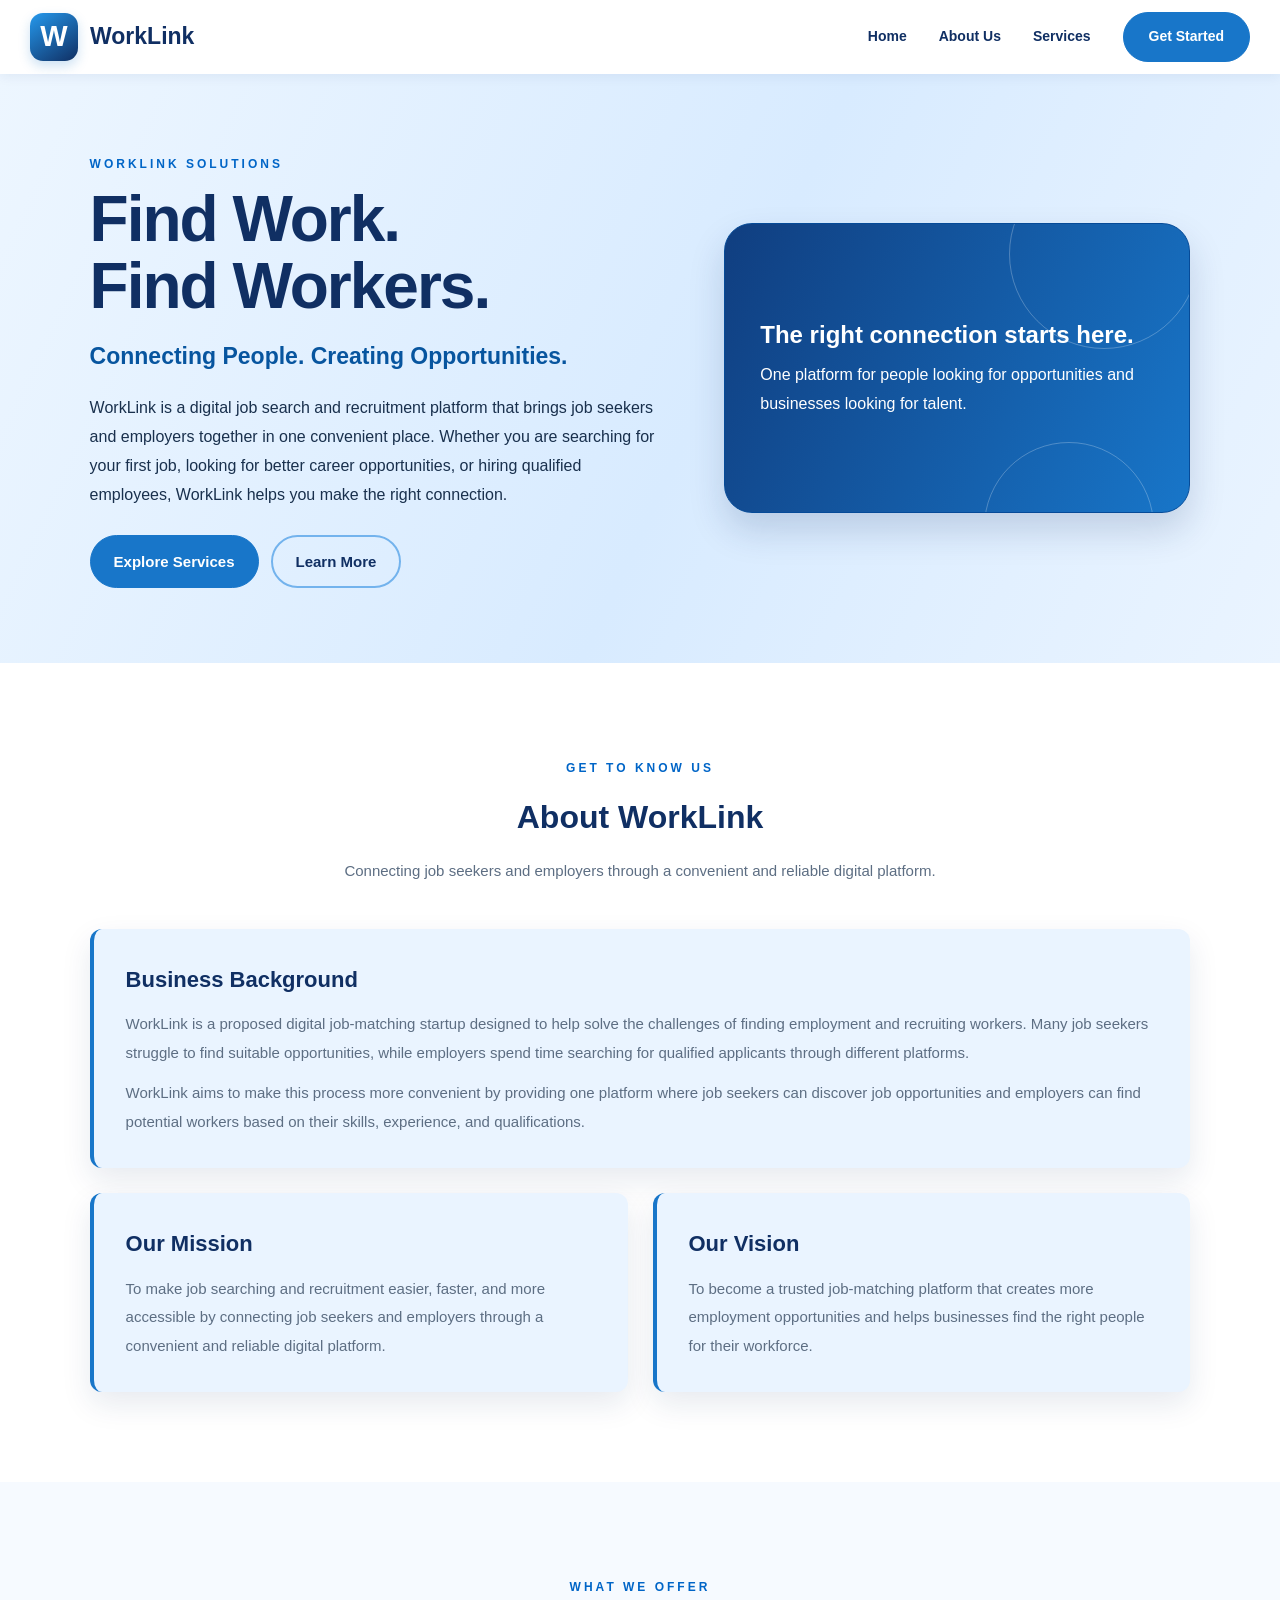
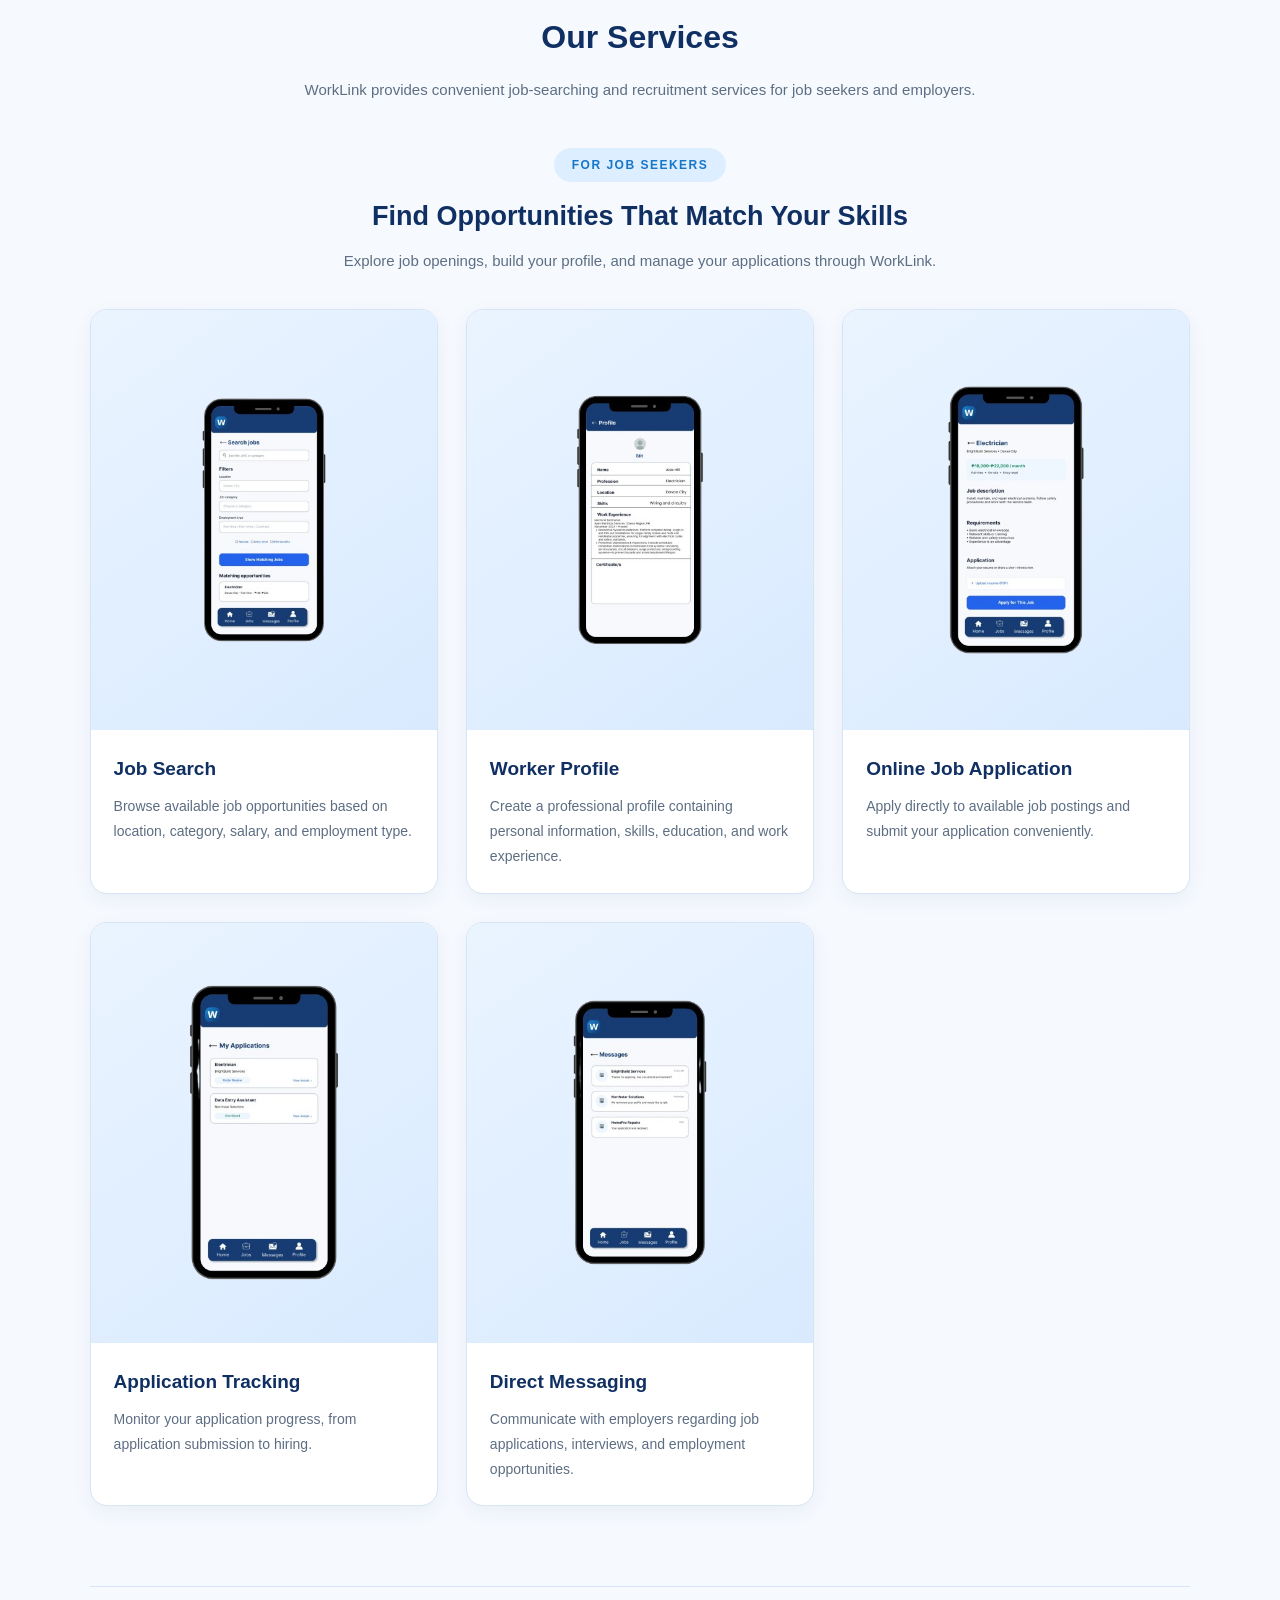
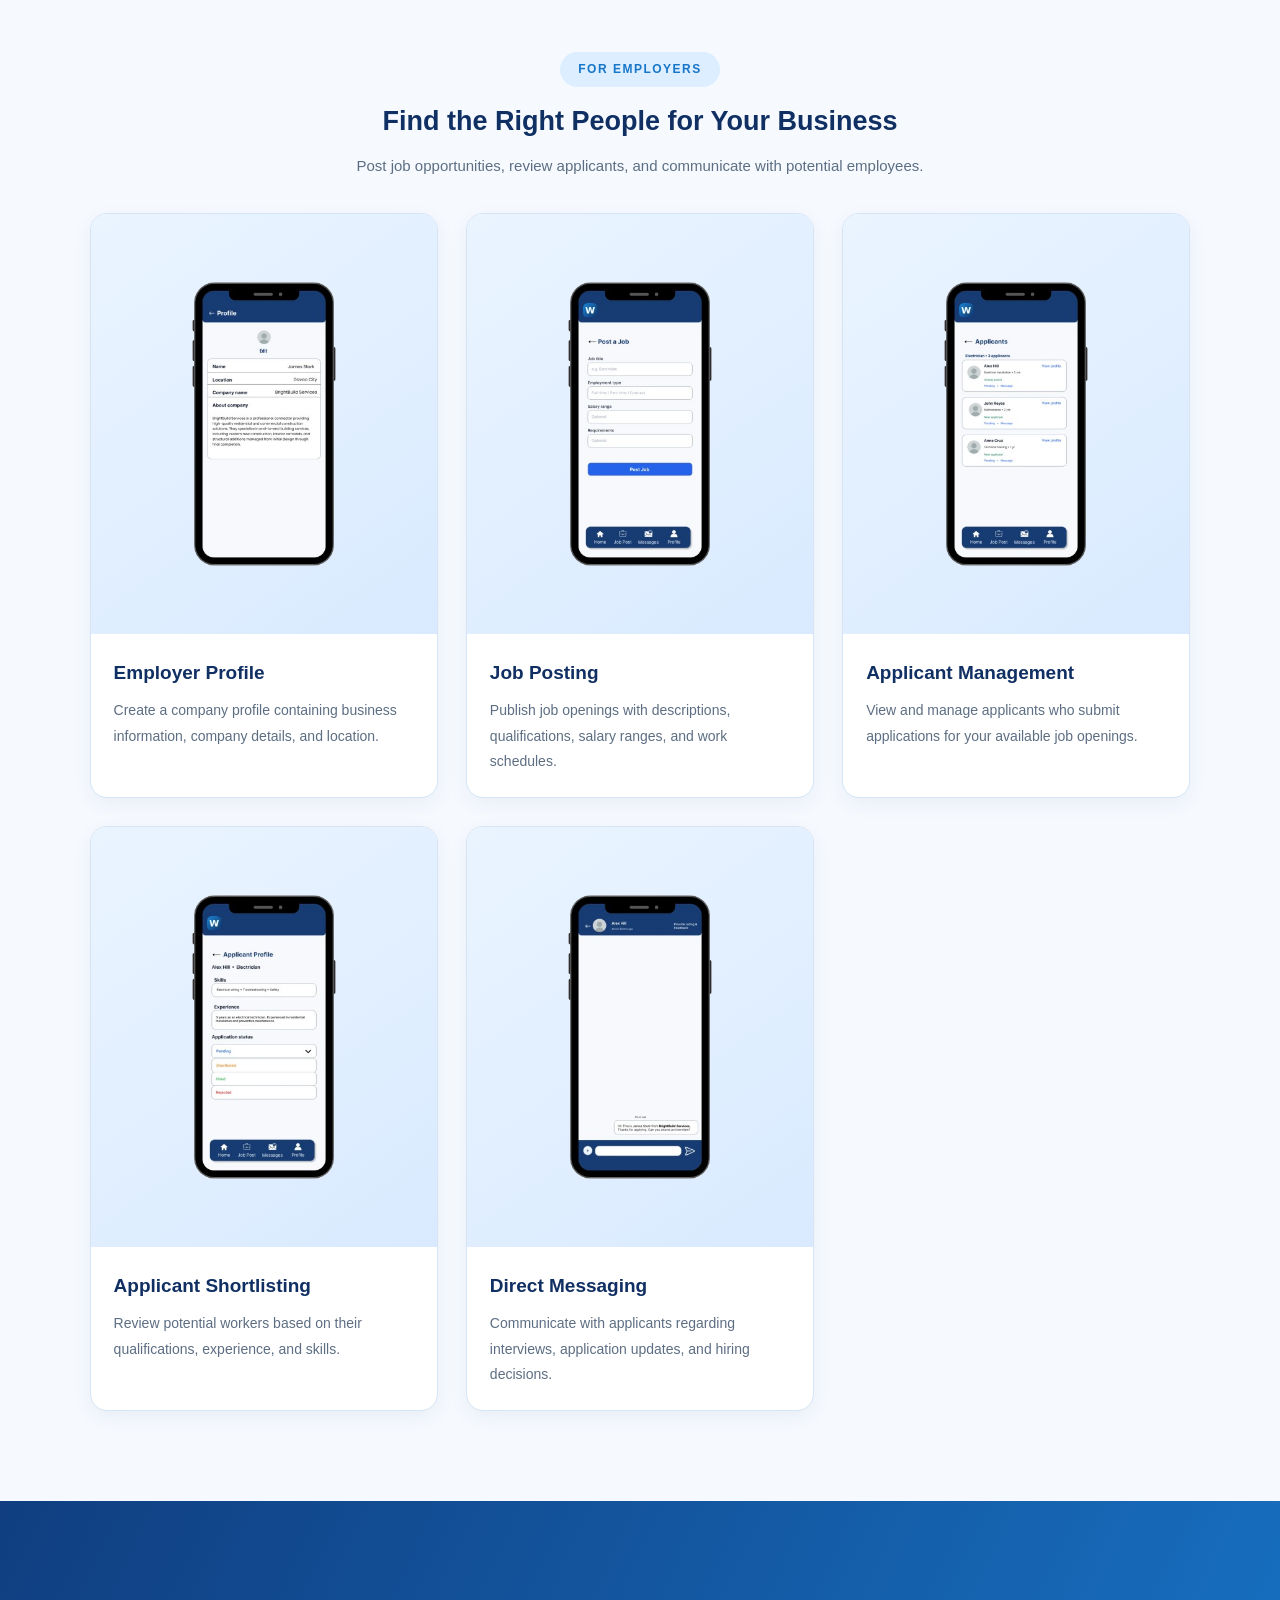
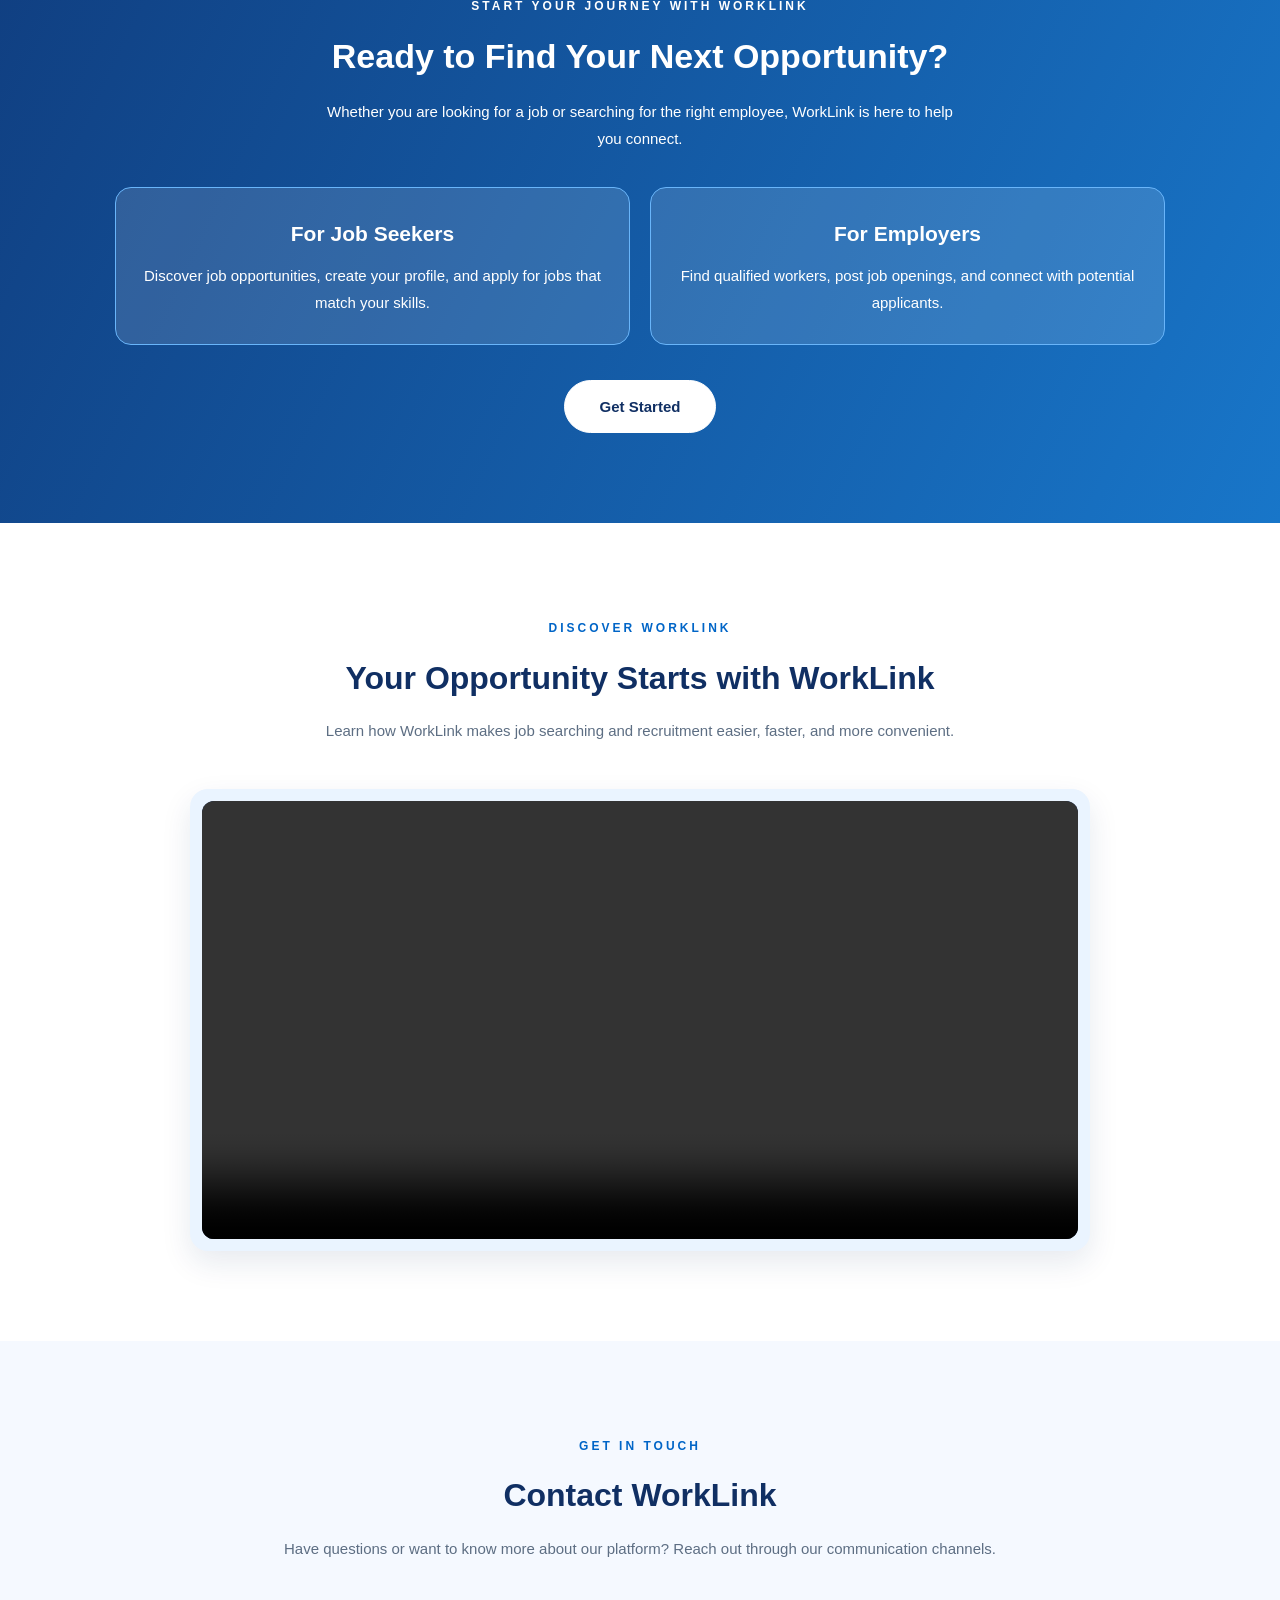
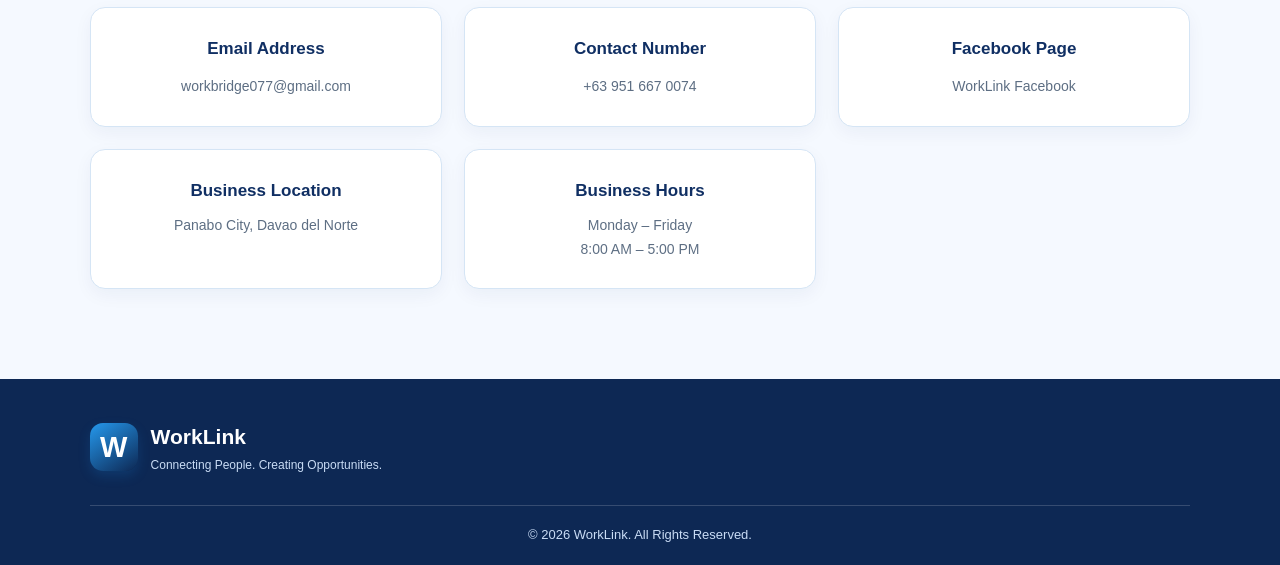
<file: index.html>
<!DOCTYPE html>
<html lang="en">
<head>
    <meta charset="UTF-8">
    <meta name="viewport" content="width=device-width, initial-scale=1.0">
    <meta name="description" content="WorkLink connects job seekers with employers and creates employment opportunities.">
    <title>WorkLink | Connecting People to Opportunities</title>
    <link rel="stylesheet" href="style.css">
</head>

<body>

    <!-- NAVIGATION BAR -->
    <header class="navbar">
        <div class="nav-container">

            <a href="#home" class="brand">
                <div class="logo">W</div>
                <div class="brand-text">
                    <h2>WorkLink</h2>
                    
                </div>
            </a>

            <nav class="nav-links">
                <a href="#home">Home</a>
                <a href="#about">About Us</a>
                <a href="#services">Services</a>
                <a href="#get-started" class="nav-button">Get Started</a>
            </nav>

            <button class="menu-toggle" aria-label="Toggle navigation"
                    aria-expanded="false" onclick="toggleMenu()">
                ☰
            </button>

        </div>
    </header>


    <!-- HOME / HERO SECTION -->
    <section class="hero" id="home">

        <div class="hero-container">

            <div class="hero-content">

                <span class="eyebrow">WORKLINK SOLUTIONS</span>

                <h1>
                    Find Work.<br>
                    Find Workers.
                </h1>

                <h2>Connecting People. Creating Opportunities.</h2>

                <p>
                    WorkLink is a digital job search and recruitment platform
                    that brings job seekers and employers together in one
                    convenient place. Whether you are searching for your first
                    job, looking for better career opportunities, or hiring
                    qualified employees, WorkLink helps you make the right
                    connection.
                </p>

                <div class="hero-buttons">
                    <a href="#services" class="btn btn-primary">
                        Explore Services
                    </a>

                    <a href="#about" class="btn btn-outline">
                        Learn More
                    </a>
                </div>

            </div>


            <div class="hero-card">

                <div class="circle circle-one"></div>
                <div class="circle circle-two"></div>

                <div class="hero-card-content">
                    <h3>The right connection starts here.</h3>

                    <p>
                        One platform for people looking for opportunities
                        and businesses looking for talent.
                    </p>
                </div>

            </div>

        </div>

    </section>


    <!-- ABOUT US SECTION -->
    <section class="about section" id="about">

        <div class="section-heading">

            <span class="eyebrow">GET TO KNOW US</span>

            <h2>About WorkLink</h2>

            <p>
                Connecting job seekers and employers through a convenient
                and reliable digital platform.
            </p>

        </div>


        <div class="about-container">

            <div class="about-box">

                <h3>Business Background</h3>

                <p>
                    WorkLink is a proposed digital job-matching startup
                    designed to help solve the challenges of finding
                    employment and recruiting workers. Many job seekers
                    struggle to find suitable opportunities, while employers
                    spend time searching for qualified applicants through
                    different platforms.
                </p>

                <p>
                    WorkLink aims to make this process more convenient by
                    providing one platform where job seekers can discover
                    job opportunities and employers can find potential
                    workers based on their skills, experience, and
                    qualifications.
                </p>

            </div>


            <div class="about-grid">

                <div class="about-box mission-box">
                    
                    <h3>Our Mission</h3>

                    <p>
                        To make job searching and recruitment easier,
                        faster, and more accessible by connecting job
                        seekers and employers through a convenient and
                        reliable digital platform.
                    </p>
                </div>


                <div class="about-box vision-box">
                    
                    <h3>Our Vision</h3>

                    <p>
                        To become a trusted job-matching platform that
                        creates more employment opportunities and helps
                        businesses find the right people for their
                        workforce.
                    </p>
                </div>

            </div>

        </div>

    </section>


    <!-- SERVICES SECTION -->
    <section class="services section" id="services">

        <div class="section-heading">

            <span class="eyebrow">WHAT WE OFFER</span>

            <h2>Our Services</h2>

            <p>
                WorkLink provides convenient job-searching and recruitment
                services for job seekers and employers.
            </p>

        </div>


        <!-- JOB SEEKER SERVICES -->
        <div class="service-category">

            <div class="category-heading">
                <span class="category-label">FOR JOB SEEKERS</span>
                <h3>Find Opportunities That Match Your Skills</h3>
                <p>
                    Explore job openings, build your profile, and manage
                    your applications through WorkLink.
                </p>
            </div>


            <div class="service-grid">

                <article class="service-card">

                    <div class="service-image">
                        <img src="images/job-search.png"
                             alt="WorkLink job search interface">
                    </div>

                    <div class="service-info">
                        <h4>Job Search</h4>
                        <p>
                            Browse available job opportunities based on
                            location, category, salary, and employment type.
                        </p>
                    </div>

                </article>


                <article class="service-card">

                    <div class="service-image">
                        <img src="images/worker-profile.png"
                             alt="WorkLink worker profile interface">
                    </div>

                    <div class="service-info">
                        <h4>Worker Profile</h4>
                        <p>
                            Create a professional profile containing
                            personal information, skills, education,
                            and work experience.
                        </p>
                    </div>

                </article>


                <article class="service-card">

                    <div class="service-image">
                        <img src="images/job-application.png"
                             alt="WorkLink online job application">
                    </div>

                    <div class="service-info">
                        <h4>Online Job Application</h4>
                        <p>
                            Apply directly to available job postings
                            and submit your application conveniently.
                        </p>
                    </div>

                </article>


                <article class="service-card">

                    <div class="service-image">
                        <img src="images/application-tracking.png"
                             alt="WorkLink application tracking interface">
                    </div>

                    <div class="service-info">
                        <h4>Application Tracking</h4>
                        <p>
                            Monitor your application progress, from
                            application submission to hiring.
                        </p>
                    </div>

                </article>


                <article class="service-card">

                    <div class="service-image">
                        <img src="images/direct-messaging.png"
                             alt="WorkLink messaging interface">
                    </div>

                    <div class="service-info">
                        <h4>Direct Messaging</h4>
                        <p>
                            Communicate with employers regarding
                            job applications, interviews, and
                            employment opportunities.
                        </p>
                    </div>

                </article>

            </div>

        </div>


        <!-- EMPLOYER SERVICES -->
        <div class="service-category employer-category">

            <div class="category-heading">
                <span class="category-label">FOR EMPLOYERS</span>
                <h3>Find the Right People for Your Business</h3>
                <p>
                    Post job opportunities, review applicants, and
                    communicate with potential employees.
                </p>
            </div>


            <div class="service-grid">

                <article class="service-card">

                    <div class="service-image">
                        <img src="images/employer-profile.png"
                             alt="WorkLink employer profile interface">
                    </div>

                    <div class="service-info">
                        <h4>Employer Profile</h4>
                        <p>
                            Create a company profile containing business
                            information, company details, and location.
                        </p>
                    </div>

                </article>


                <article class="service-card">

                    <div class="service-image">
                        <img src="images/job-posting.png"
                             alt="WorkLink job posting interface">
                    </div>

                    <div class="service-info">
                        <h4>Job Posting</h4>
                        <p>
                            Publish job openings with descriptions,
                            qualifications, salary ranges, and
                            work schedules.
                        </p>
                    </div>

                </article>


                <article class="service-card">

                    <div class="service-image">
                        <img src="images/applicant-management.png"
                             alt="WorkLink applicant management interface">
                    </div>

                    <div class="service-info">
                        <h4>Applicant Management</h4>
                        <p>
                            View and manage applicants who submit
                            applications for your available job openings.
                        </p>
                    </div>

                </article>


                <article class="service-card">

                    <div class="service-image">
                        <img src="images/applicant-profile.png"
                             alt="WorkLink applicant profile and status interface">
                    </div>

                    <div class="service-info">
                        <h4>Applicant Shortlisting</h4>
                        <p>
                            Review potential workers based on their
                            qualifications, experience, and skills.
                        </p>
                    </div>

                </article>


                <article class="service-card">

                    <div class="service-image">
                        <img src="images/employer-messaging.png"
                             alt="WorkLink employer messaging interface">
                    </div>

                    <div class="service-info">
                        <h4>Direct Messaging</h4>
                        <p>
                            Communicate with applicants regarding
                            interviews, application updates, and
                            hiring decisions.
                        </p>
                    </div>

                </article>

            </div>

        </div>

    </section>


    <!-- CALL TO ACTION SECTION -->
    <section class="cta-section" id="get-started">

        <div class="cta-container">

            <span class="eyebrow cta-eyebrow">
                START YOUR JOURNEY WITH WORKLINK
            </span>

            <h2>Ready to Find Your Next Opportunity?</h2>

            <p>
                Whether you are looking for a job or searching for
                the right employee, WorkLink is here to help you connect.
            </p>


            <div class="cta-grid">

                <div class="cta-card">
                    <h3>For Job Seekers</h3>

                    <p>
                        Discover job opportunities, create your profile,
                        and apply for jobs that match your skills.
                    </p>
                </div>


                <div class="cta-card">
                    <h3>For Employers</h3>

                    <p>
                        Find qualified workers, post job openings,
                        and connect with potential applicants.
                    </p>
                </div>

            </div>


            <a class="btn cta-button"
               href="https://www.figma.com/proto/37AavuzJGGs83bTJ30jUGh/WorkLink-App?node-id=457-2&t=GsyCkVT9I5WtSx7u-0&scaling=scale-down&content-scaling=fixed&page-id=0%3A1&starting-point-node-id=457%3A2"
               target="_blank"
               rel="noopener noreferrer">
                Get Started
            </a>

        </div>

    </section>


    <!-- PROMOTIONAL VIDEO SECTION -->
    <section class="video-section section" id="video">

        <div class="section-heading">

            <span class="eyebrow">DISCOVER WORKLINK</span>

            <h2>Your Opportunity Starts with WorkLink</h2>

            <p>
                Learn how WorkLink makes job searching and recruitment
                easier, faster, and more convenient.
            </p>

        </div>


        <div class="video-container">

            <video controls preload="metadata">
                <source src="promotional-video.mp4" type="video/mp4">
                Your browser does not support HTML video.
            </video>

        </div>

    </section>


    <!-- CONTACT SECTION -->
    <section class="contact-section section" id="contact">

        <div class="section-heading">

            <span class="eyebrow">GET IN TOUCH</span>

            <h2>Contact WorkLink</h2>

            <p>
                Have questions or want to know more about our platform?
                Reach out through our communication channels.
            </p>

        </div>


        <div class="contact-grid">

            <div class="contact-card">
                
                <h3>Email Address</h3>
                <a href="mailto:workbridge077@gmail.com">
                    workbridge077@gmail.com
                </a>
            </div>


            <div class="contact-card">
                
                <h3>Contact Number</h3>
                <a href="tel:+639516670074">
                    +63 951 667 0074
                </a>
            </div>


            <div class="contact-card">
                
                <h3>Facebook Page</h3>
                <a href="https://www.facebook.com/worklink.2026/"
                   target="_blank"
                   rel="noopener noreferrer">
                    WorkLink Facebook
                </a>
            </div>


            <div class="contact-card">
                
                <h3>Business Location</h3>
                <p>Panabo City, Davao del Norte</p>
            </div>


            <div class="contact-card">
                
                <h3>Business Hours</h3>
                <p>Monday – Friday</p>
                <p>8:00 AM – 5:00 PM</p>
            </div>

        </div>

    </section>


    <!-- FOOTER -->
    <footer class="footer">

        <div class="footer-container">

            <div class="footer-brand">
                <div class="logo footer-logo">W</div>

                <div>
                    <h3>WorkLink</h3>
                    <p>Connecting People. Creating Opportunities.</p>
                </div>
            </div>


        

        </div>


        <div class="footer-bottom">
            <p>
                &copy; 2026 WorkLink. All Rights Reserved.
            </p>
        </div>

    </footer>


    <!-- MOBILE NAVIGATION SCRIPT -->
    <script>
        function toggleMenu() {
            const nav = document.querySelector(".nav-links");
            const button = document.querySelector(".menu-toggle");
            const isOpen = nav.classList.toggle("active");

            button.setAttribute("aria-expanded", isOpen);
        }

        document.querySelectorAll(".nav-links a").forEach(link => {
            link.addEventListener("click", () => {
                document.querySelector(".nav-links").classList.remove("active");
                document.querySelector(".menu-toggle")
                    .setAttribute("aria-expanded", "false");
            });
        });
    </script>

</body>
</html>
</file>
<file: style.css>
/* =========================================
   WORKLINK WEBSITE
   MAIN COLOR PALETTE
========================================= */

:root {
    --navy: #102f63;
    --blue: #1876c9;
    --sky: #eaf4ff;
    --ink: #19304d;
    --muted: #5d6e83;
    --white: #ffffff;

    --light-blue: #dceeff;
    --border: #d5e5f5;
    --shadow: 0 12px 30px rgba(16, 47, 99, 0.10);
}


/* =========================================
   GENERAL SETTINGS
========================================= */

* {
    margin: 0;
    padding: 0;
    box-sizing: border-box;
    scroll-behavior: smooth;
}

body {
    font-family: Arial, Helvetica, sans-serif;
    background: var(--white);
    color: var(--ink);
    font-size: 16px;
    line-height: 1.7;
}

a {
    text-decoration: none;
    color: inherit;
}

img {
    max-width: 100%;
    display: block;
}

section {
    scroll-margin-top: 85px;
}


/* =========================================
   NAVIGATION BAR
========================================= */

.navbar {
    width: 100%;
    background: var(--white);
    position: sticky;
    top: 0;
    z-index: 1000;
    box-shadow: 0 2px 12px rgba(16, 47, 99, 0.07);
}

.nav-container {
    max-width: 1380px;
    margin: auto;
    padding: 12px 30px;

    display: flex;
    align-items: center;
    justify-content: space-between;
}


/* LOGO */

.brand {
    display: flex;
    align-items: center;
    gap: 12px;
}

.logo {
    width: 48px;
    height: 48px;

    display: flex;
    align-items: center;
    justify-content: center;

    background: linear-gradient(145deg, #2599ed, var(--navy));
    color: var(--white);

    font-size: 29px;
    font-weight: 800;

    border-radius: 13px;
    box-shadow: 0 5px 12px rgba(24, 118, 201, 0.22);
}

.brand-text h2 {
    color: var(--navy);
    font-size: 23px;
    line-height: 1.2;
    font-weight: 800;
}

.brand-text span {
    color: var(--muted);
    font-size: 11px;
    display: block;
}


/* NAVIGATION LINKS */

.nav-links {
    display: flex;
    align-items: center;
    gap: 32px;
}

.nav-links a {
    color: var(--navy);
    font-size: 14px;
    font-weight: 700;
    transition: 0.3s;
}

.nav-links a:hover {
    color: var(--blue);
}

.nav-links .nav-button {
    background: var(--blue);
    color: var(--white);

    padding: 12px 25px;
    border-radius: 30px;

    border: 1px solid var(--blue);
}

.nav-links .nav-button:hover {
    background: var(--navy);
    color: var(--white);
}


/* MOBILE MENU BUTTON */

.menu-toggle {
    display: none;
    border: none;
    background: none;
    color: var(--navy);
    font-size: 27px;
    cursor: pointer;
}


/* =========================================
   HERO SECTION
========================================= */

.hero {
    width: 100%;
    min-height: 510px;

    display: flex;
    align-items: center;

    background: linear-gradient(
        115deg,
        #edf6ff 0%,
        #d8ebff 55%,
        #eaf4ff 100%
    );

    padding: 75px 7%;
}

.hero-container {
    width: 100%;
    max-width: 1380px;
    margin: auto;

    display: grid;
    grid-template-columns: 1.1fr 0.9fr;
    align-items: center;
    gap: 65px;
}


/* HERO TEXT */

.hero-content {
    max-width: 680px;
}

.eyebrow {
    color: #0065c7;

    font-size: 12px;
    font-weight: 800;
    letter-spacing: 3px;

    display: inline-block;
    margin-bottom: 12px;
}

.hero-content h1 {
    color: var(--navy);

    font-size: clamp(48px, 5vw, 68px);
    font-weight: 800;
    line-height: 1.04;

    letter-spacing: -2px;
    margin-bottom: 18px;
}

.hero-content h2 {
    color: #07559f;

    font-size: 23px;
    font-weight: 700;

    margin-bottom: 18px;
}

.hero-content p {
    color: var(--ink);

    font-size: 16px;
    line-height: 1.8;

    max-width: 630px;
    margin-bottom: 25px;
}


/* HERO BUTTONS */

.hero-buttons {
    display: flex;
    flex-wrap: wrap;
    gap: 12px;
}

.btn {
    display: inline-flex;
    align-items: center;
    justify-content: center;

    padding: 12px 23px;

    border-radius: 30px;

    font-size: 15px;
    font-weight: 700;

    transition: 0.3s;
}

.btn-primary {
    background: var(--blue);
    color: var(--white);
    border: 1px solid var(--blue);
}

.btn-primary:hover {
    background: var(--navy);
    transform: translateY(-3px);
}

.btn-outline {
    border: 2px solid #73b3ed;
    color: var(--navy);
    background: transparent;
}

.btn-outline:hover {
    background: var(--blue);
    color: var(--white);
    border-color: var(--blue);
}


/* HERO GRADIENT CARD */

.hero-card {
    position: relative;
    min-height: 290px;

    display: flex;
    align-items: center;

    overflow: hidden;

    padding: 40px 35px;

    border-radius: 28px;

    background: linear-gradient(
        115deg,
        #103e80,
        #1876c9
    );

    border: 1px solid #064b98;

    box-shadow: 0 18px 35px rgba(16, 47, 99, 0.17);
}

.hero-card-content {
    position: relative;
    z-index: 2;
}

.hero-card h3 {
    color: var(--white);
    font-size: 24px;
    line-height: 1.4;
    margin-bottom: 10px;
}

.hero-card p {
    color: var(--white);
    font-size: 16px;
    line-height: 1.8;
}


/* DECORATIVE CIRCLES */

.circle {
    position: absolute;
    border: 1px solid rgba(255, 255, 255, 0.25);
    border-radius: 50%;
}

.circle-one {
    width: 190px;
    height: 190px;
    top: -65px;
    right: -10px;
}

.circle-two {
    width: 170px;
    height: 170px;
    bottom: -100px;
    right: 35px;
}


/* =========================================
   GENERAL SECTION SETTINGS
========================================= */

.section {
    padding: 90px 7%;
}

.section-heading {
    max-width: 850px;
    margin: 0 auto 45px;
    text-align: center;
}

.section-heading h2 {
    color: var(--navy);
    font-size: 32px;
    font-weight: 800;
    margin-bottom: 12px;
}

.section-heading p {
    color: var(--muted);
    font-size: 15px;
    line-height: 1.8;
}


/* =========================================
   ABOUT US SECTION
========================================= */

.about {
    background: var(--white);
}

.about-container {
    max-width: 1120px;
    margin: auto;
}

.about-box {
    background: var(--sky);
    padding: 32px;

    border-left: 4px solid var(--blue);
    border-radius: 12px;

    box-shadow: var(--shadow);
}

.about-box h3 {
    color: var(--navy);
    font-size: 22px;
    margin-bottom: 12px;
}

.about-box p {
    color: var(--muted);
    font-size: 15px;
    line-height: 1.9;
    margin-bottom: 12px;
}

.about-box p:last-child {
    margin-bottom: 0;
}


/* MISSION AND VISION */

.about-grid {
    display: grid;
    grid-template-columns: repeat(2, 1fr);
    gap: 25px;

    margin-top: 25px;
}

.about-icon {
    width: 45px;
    height: 45px;

    display: flex;
    align-items: center;
    justify-content: center;

    background: var(--blue);
    color: var(--white);

    font-size: 24px;
    border-radius: 12px;

    margin-bottom: 15px;
}


/* =========================================
   SERVICES SECTION
========================================= */

.services {
    background: #f6faff;
}

.service-category {
    max-width: 1250px;
    margin: 0 auto 80px;
}

.service-category:last-child {
    margin-bottom: 0;
}


/* CATEGORY HEADING */

.category-heading {
    margin-bottom: 35px;
    text-align: center;
}

.category-label {
    display: inline-block;

    background: #dceeff;
    color: var(--blue);

    padding: 7px 18px;
    border-radius: 30px;

    font-size: 12px;
    font-weight: 800;
    letter-spacing: 1.5px;

    margin-bottom: 12px;
}

.category-heading h3 {
    color: var(--navy);
    font-size: 27px;
    margin-bottom: 8px;
}

.category-heading p {
    color: var(--muted);
    font-size: 15px;
}


/* SERVICE GRID */

.service-grid {
    display: grid;
    grid-template-columns: repeat(3, minmax(0, 1fr));
    gap: 28px;
}


/* SERVICE CARD */

.service-card {
    background: var(--white);

    border: 1px solid var(--border);
    border-radius: 17px;

    overflow: hidden;

    box-shadow: 0 6px 20px rgba(16, 47, 99, 0.06);

    transition: 0.3s;
}

.service-card:hover {
    transform: translateY(-6px);
    box-shadow: 0 14px 28px rgba(16, 47, 99, 0.13);
}


/* SERVICE PHONE IMAGE FRAME */

.service-image {
    width: 100%;
    height: 420px;

    padding: 18px;

    display: flex;
    justify-content: center;
    align-items: center;

    background: linear-gradient(
        145deg,
        #eaf4ff,
        #d9eaff
    );

    overflow: hidden;
}

.service-image img {
    width: 100%;
    height: 100%;

    object-fit: contain;
    object-position: center;

    transition: 0.3s;
}

.service-card:hover .service-image img {
    transform: scale(1.035);
}


/* SERVICE DESCRIPTION */

.service-info {
    padding: 23px;
}

.service-info h4 {
    color: var(--navy);
    font-size: 19px;
    margin-bottom: 9px;
}

.service-info p {
    color: var(--muted);
    font-size: 14px;
    line-height: 1.8;
}


/* EMPLOYER SECTION SEPARATOR */

.employer-category {
    border-top: 1px solid var(--border);
    padding-top: 65px;
}


/* =========================================
   CALL TO ACTION SECTION
========================================= */

.cta-section {
    padding: 90px 7%;

    background: linear-gradient(
        115deg,
        #103e80,
        #1876c9
    );

    color: var(--white);
    text-align: center;
}

.cta-container {
    max-width: 1050px;
    margin: auto;
}

.cta-eyebrow {
    color: #ffffff;
}

.cta-container > h2 {
    color: var(--white);
    font-size: 34px;
    margin-bottom: 12px;
}

.cta-container > p {
    color: var(--white);
    font-size: 15px;
    line-height: 1.8;

    max-width: 650px;
    margin: 0 auto 35px;
}


/* CTA CARDS */

.cta-grid {
    display: grid;
    grid-template-columns: repeat(2, 1fr);
    gap: 20px;

    margin-bottom: 35px;
}

.cta-card {
    padding: 28px;

    background: rgba(255, 255, 255, 0.13);

    border: 1px solid #69b5fa;
    border-radius: 16px;

    transition: 0.3s;
}

.cta-card:hover {
    background: rgba(255, 255, 255, 0.19);
    transform: translateY(-4px);
}

.cta-card h3 {
    color: var(--white);
    font-size: 21px;
    margin-bottom: 10px;
}

.cta-card p {
    color: var(--white);
    font-size: 15px;
    line-height: 1.8;
}


/* MAIN CTA BUTTON */

.cta-button {
    background: var(--white);
    color: var(--navy);

    padding: 13px 35px;

    border-radius: 35px;
    border: 1px solid var(--white);
}

.cta-button:hover {
    background: var(--sky);
    transform: translateY(-3px);
}


/* =========================================
   PROMOTIONAL VIDEO SECTION
========================================= */

.video-section {
    background: var(--white);
}

.video-container {
    max-width: 900px;
    margin: auto;

    padding: 12px;

    background: var(--sky);
    border-radius: 18px;

    box-shadow: var(--shadow);
}

.video-container video {
    width: 100%;
    max-height: 510px;

    display: block;

    border-radius: 12px;
    background: var(--navy);
}


/* =========================================
   CONTACT SECTION
========================================= */

.contact-section {
    background: #f5f9ff;
}

.contact-grid {
    max-width: 1100px;
    margin: auto;

    display: grid;
    grid-template-columns: repeat(3, 1fr);
    gap: 22px;
}

.contact-card {
    padding: 27px 20px;

    text-align: center;

    background: var(--white);

    border: 1px solid var(--border);
    border-radius: 15px;

    box-shadow: 0 6px 18px rgba(16, 47, 99, 0.05);

    transition: 0.3s;
}

.contact-card:hover {
    transform: translateY(-5px);
    box-shadow: var(--shadow);
}

.contact-icon {
    width: 48px;
    height: 48px;

    display: flex;
    align-items: center;
    justify-content: center;

    margin: 0 auto 15px;

    background: var(--sky);
    color: var(--blue);

    border-radius: 50%;

    font-size: 23px;
    font-weight: 800;
}

.contact-card h3 {
    color: var(--navy);
    font-size: 17px;
    margin-bottom: 8px;
}

.contact-card p,
.contact-card a {
    color: var(--muted);
    font-size: 14px;
    overflow-wrap: anywhere;
}

.contact-card a:hover {
    color: var(--blue);
    text-decoration: underline;
}


/* =========================================
   FOOTER
========================================= */

.footer {
    background: #0d2854;
    color: var(--white);
    padding: 40px 7% 18px;
}

.footer-container {
    max-width: 1250px;
    margin: auto;

    display: flex;
    justify-content: space-between;
    align-items: center;

    gap: 30px;
    padding-bottom: 30px;
}

.footer-brand {
    display: flex;
    align-items: center;
    gap: 13px;
}

.footer-logo {
    background: linear-gradient(145deg, #2599ed, #0d2854);
}

.footer-brand h3 {
    font-size: 21px;
}

.footer-brand p {
    color: #c9dcf5;
    font-size: 12px;
}

.footer-links {
    display: flex;
    flex-wrap: wrap;
    gap: 25px;
}

.footer-links a {
    color: #e3efff;
    font-size: 14px;
    transition: 0.3s;
}

.footer-links a:hover {
    color: #73baff;
}

.footer-bottom {
    max-width: 1250px;
    margin: auto;

    border-top: 1px solid rgba(255, 255, 255, 0.17);

    padding-top: 18px;
    text-align: center;
}

.footer-bottom p {
    color: #c9dcf5;
    font-size: 13px;
}


/* =========================================
   TABLET RESPONSIVENESS
========================================= */

@media (max-width: 1000px) {

    .hero {
        padding: 65px 5%;
    }

    .hero-container {
        gap: 35px;
    }

    .hero-content h1 {
        font-size: 50px;
    }

    .hero-content h2 {
        font-size: 20px;
    }

    .hero-card {
        min-height: 250px;
        padding: 30px;
    }

    .service-grid {
        grid-template-columns: repeat(2, minmax(0, 1fr));
    }

    .service-image {
        height: 400px;
    }

    .contact-grid {
        grid-template-columns: repeat(2, 1fr);
    }
}


/* =========================================
   MOBILE RESPONSIVENESS
========================================= */

@media (max-width: 700px) {

    /* NAVIGATION */

    .nav-container {
        padding: 12px 5%;
    }

    .brand-text h2 {
        font-size: 20px;
    }

    .logo {
        width: 43px;
        height: 43px;
        font-size: 25px;
    }

    .menu-toggle {
        display: block;
    }

    .nav-links {
        position: absolute;
        top: 100%;
        left: 0;

        width: 100%;

        background: var(--white);

        display: none;
        flex-direction: column;
        align-items: stretch;

        gap: 0;
        padding: 10px 5% 20px;

        box-shadow: 0 8px 15px rgba(16, 47, 99, 0.10);
    }

    .nav-links.active {
        display: flex;
    }

    .nav-links a {
        padding: 13px 10px;
    }

    .nav-links .nav-button {
        text-align: center;
        margin-top: 8px;
    }


    /* HERO */

    .hero {
        padding: 60px 6%;
    }

    .hero-container {
        grid-template-columns: 1fr;
        gap: 35px;
    }

    .hero-content {
        max-width: 100%;
    }

    .hero-content h1 {
        font-size: 46px;
    }

    .hero-content h2 {
        font-size: 19px;
    }

    .hero-content p {
        font-size: 15px;
    }

    .hero-card {
        min-height: 220px;
        padding: 30px;
    }

    .hero-card h3 {
        font-size: 21px;
    }


    /* GENERAL SECTIONS */

    .section {
        padding: 65px 6%;
    }

    .section-heading h2 {
        font-size: 27px;
    }

    .section-heading p {
        font-size: 14px;
    }


    /* ABOUT */

    .about-grid {
        grid-template-columns: 1fr;
    }

    .about-box {
        padding: 25px;
    }


    /* SERVICES */

    .category-heading h3 {
        font-size: 23px;
    }

    .service-grid {
        grid-template-columns: 1fr;
        gap: 22px;
    }

    .service-image {
        height: 420px;
        padding: 20px;
    }

    .service-info {
        padding: 20px;
    }

    .service-category {
        margin-bottom: 60px;
    }

    .employer-category {
        padding-top: 50px;
    }


    /* CTA */

    .cta-section {
        padding: 65px 6%;
    }

    .cta-container > h2 {
        font-size: 27px;
    }

    .cta-grid {
        grid-template-columns: 1fr;
    }

    .cta-card {
        padding: 25px;
    }


    /* VIDEO */

    .video-container {
        padding: 8px;
    }


    /* CONTACT */

    .contact-grid {
        grid-template-columns: 1fr;
    }


    /* FOOTER */

    .footer-container {
        flex-direction: column;
        align-items: flex-start;
    }

    .footer-links {
        gap: 18px;
    }

}


/* =========================================
   SMALL MOBILE SCREENS
========================================= */

@media (max-width: 400px) {

    .hero-content h1 {
        font-size: 39px;
    }

    .hero-content h2 {
        font-size: 17px;
    }

    .hero-buttons {
        flex-direction: column;
        align-items: stretch;
    }

    .btn {
        text-align: center;
    }

    .service-image {
        height: 370px;
    }

    .cta-container > h2 {
        font-size: 24px;
    }

}
</file>
